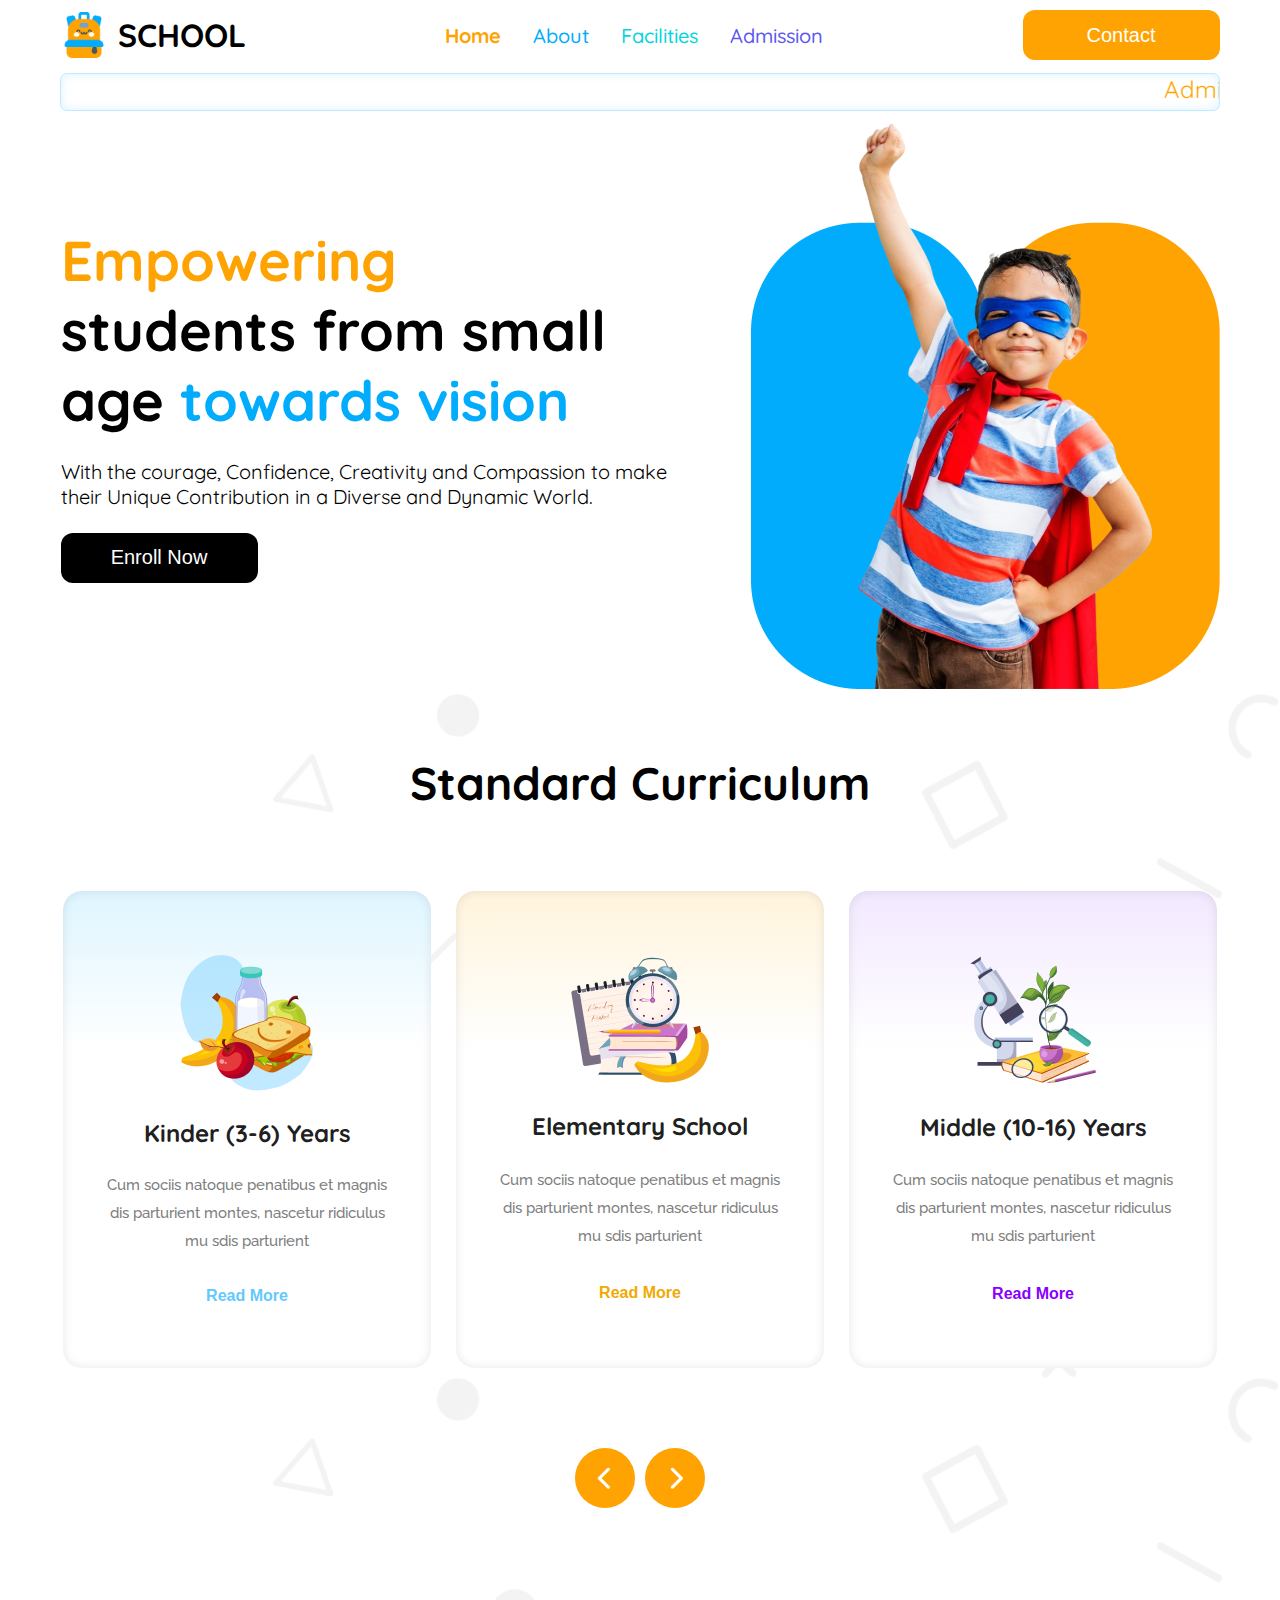
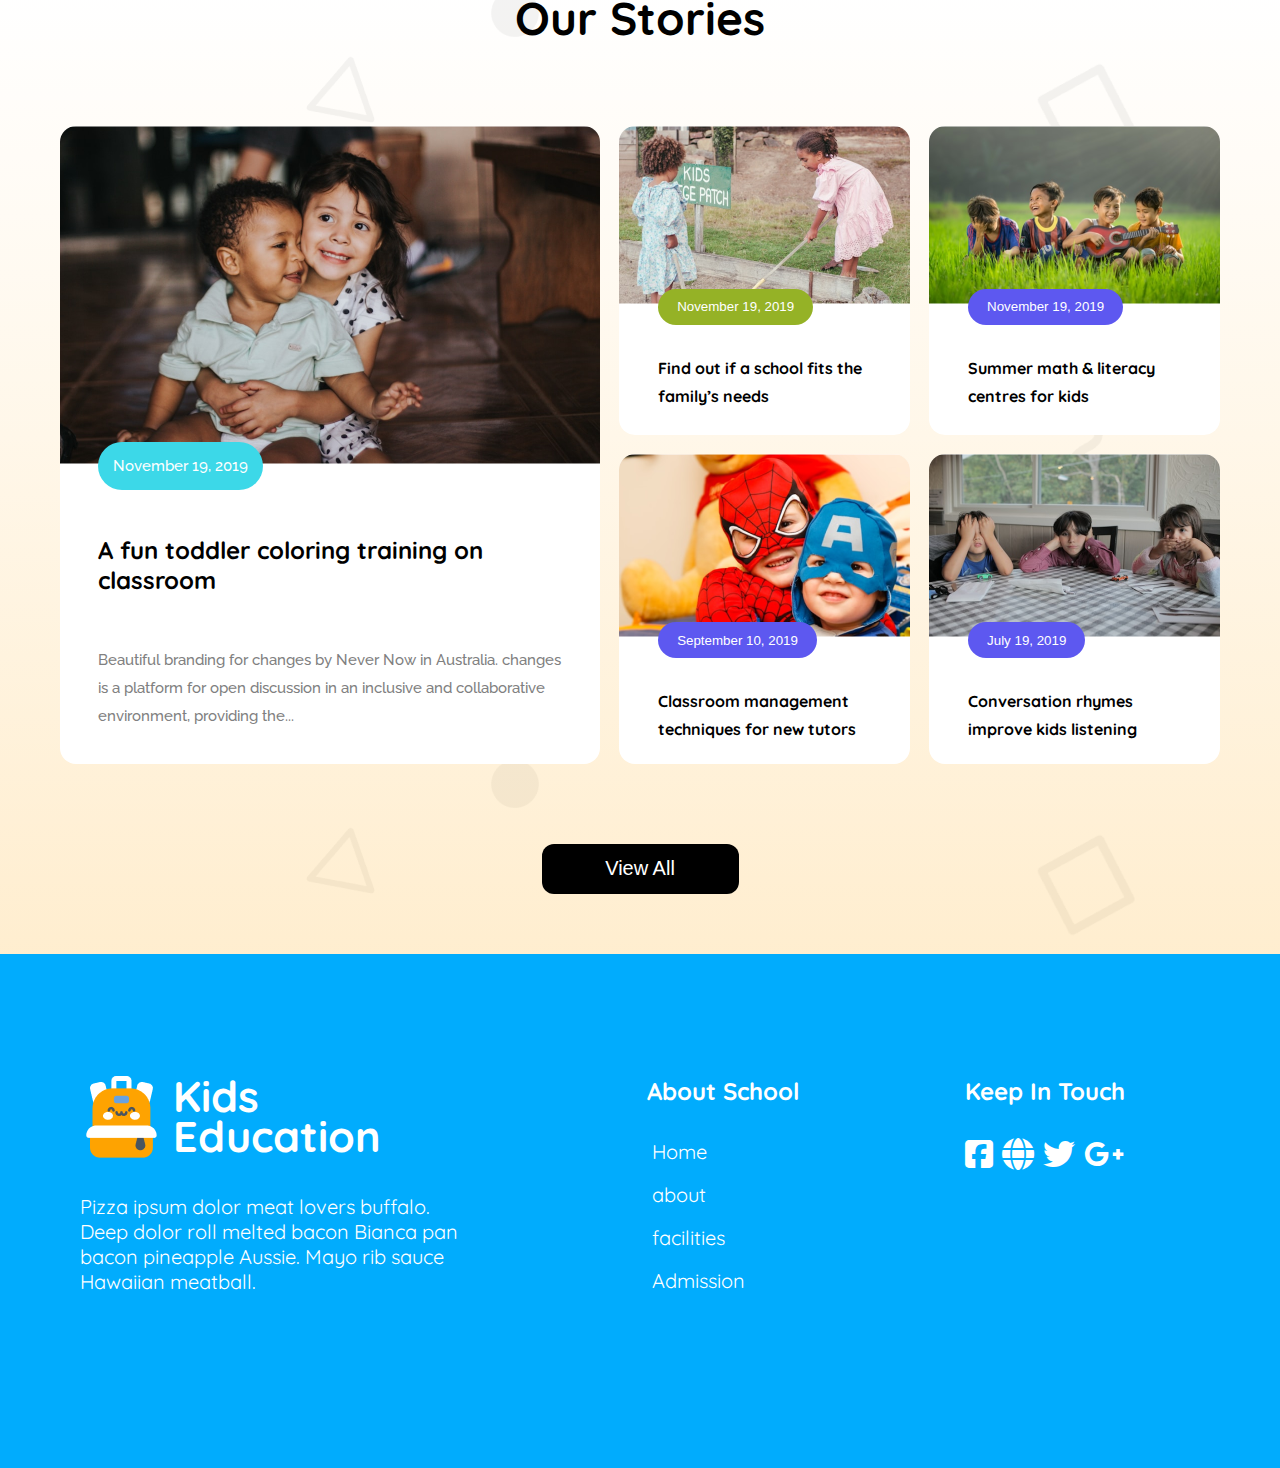
<file: index.html>
<!DOCTYPE html>
<html lang="en">
<head>
    <meta charset="UTF-8">
    <meta name="viewport" content="width=device-width, initial-scale=1.0">
    <title>Kids-Education</title>
    <!-- font awesome cmd link   -->
    <link rel="stylesheet" href="https://cdnjs.cloudflare.com/ajax/libs/font-awesome/6.7.2/css/all.min.css" integrity="sha512-Evv84Mr4kqVGRNSgIGL/F/aIDqQb7xQ2vcrdIwxfjThSH8CSR7PBEakCr51Ck+w+/U6swU2Im1vVX0SVk9ABhg==" crossorigin="anonymous" referrerpolicy="no-referrer" />
    <link rel="stylesheet" href="styles/style.css">
</head>
<body>
    <header>
    <!-- Navigation Bar -->
        <nav class="navbar display-flex">
            <div class="nav-title-box display-flex">
                <img src="assets/logo.png" alt="">
                <h3 class="nav-title">SCHOOL</h3>
            </div>
            <div class="nav-list">
                <ul  class="display-flex">
                    <li >
                        <a id="home" href="https://www.google.co.uk/">Home</a>
                    </li>
                    <li >
                        <a id="about" href="https://www.google.co.uk/">About</a>
                    </li>
                    <li >
                        <a id="facilities" href="https://www.google.co.uk/">Facilities</a>
                    </li>
                    <li >
                        <a id="admission" href="https://www.google.co.uk/">Admission</a>
                    </li>
                </ul>
            </div>
            <button id="navbar-btn" class="btn-primary">
                <a href="">Contact</a>
            </button>
    <!-- marquee in navbar -->
        <section class="marquee-nav display-none">
            <marquee class="marquee-section"
             behavior="scroll" direction="left" scrollamount="6">Admission is ongoing. Admission will end on 15th January.
        </marquee>
        </section>
            <i id="navbar-icon" class="fa-solid fa-bars"></i>
        </nav>
    <!-- Marquee Section -->
        <section class="marquee">
            <marquee class="marquee-section"
             behavior="scroll" direction="left">Admission is ongoing. Admission will end on 15th January.
        </marquee>
        </section>
    <!-- Banner Section -->
        <section class="banner display-flex">
            <div class="banner-content">
                <h1 class="banner-title">
                    <span id="banner-title-orange">
                        Empowering <br>
                    </span>
                    students from small age
                    <span id="banner-title-skyblue">
                        towards vision
                    </span>
                </h1>
                <p class="banner-footer-description">
                    With the courage, Confidence, Creativity and Compassion to make their Unique Contribution in a Diverse and Dynamic World.
                </p>
                <button class="btn-primary">
                    <a href="">Enroll Now</a>
                </button>
            </div>
            <div class="banner-img">
                <img src="assets/hero-kids.png" alt="">
            </div>
        </section>
    </header>
    <main>
    <!-- Standard curriculum -->
        <section class="standard-curriculum">
            <div class="main-container display-flex">
                <h2 class="section-title">
                    Standard Curriculum
                </h2>
                <div class="card-container display-flex">
                    <card id="card-1" class="card">
                        <div class="card-img-box">
                            <img src="assets/kinder.png" alt="">
                        </div>
                        <h4 class="card-title">
                            Kinder (3-6) Years
                        </h4>
                        <p class="section-description">
                            Cum sociis natoque penatibus et magnis
                            dis parturient montes, nascetur ridiculus
                            mu sdis parturient
                        </p>
                        <button class="card-btn">
                            <a id="card-btn-1" href="">Read More</a>
                        </button>
                    </card>
                    <card id="card-2" class="card">
                        <div class="card-img-box">
                            <img src="assets/elementary.png" alt="">
                        </div>
                        <h4 class="card-title">
                            Elementary School
                        </h4>
                        <p class="section-description">
                            Cum sociis natoque penatibus et magnis
                            dis parturient montes, nascetur ridiculus
                            mu sdis parturient
                        </p>
                        <button class="card-btn">
                            <a id="card-btn-2" href="">Read More</a>
                        </button>
                    </card>
                    <card id="card-3" class="card">
                        <div class="card-img-box">
                            <img src="assets/middle.png" alt="">
                        </div>
                        <h4 class="card-title">
                            Middle (10-16) Years
                        </h4>
                        <p class="section-description">
                            Cum sociis natoque penatibus et magnis
                            dis parturient montes, nascetur ridiculus
                            mu sdis parturient
                        </p>
                        <button class="card-btn">
                           <a id="card-btn-3" href=""> Read More</a>
                        </button>
                    </card>
                </div>
                <div class="standard-curriculum-bottom-btn display-flex">
                    <div>
                        <a href=""><i class="fa-solid fa-chevron-left"></i></a>
                    </div>
                    <div>
                        <a href=""><i class="fa-solid fa-chevron-right"></i></a>
                    </div>
                    
                </div>
            </div>
        </section>
    <!-- Our Stories -->
        <section class="our-stories">
            <h2 class="section-title">Our Stories</h2>
            <div class="stories-cards-container display-flex">
                <div class="large-box">
                    <div class="image-box">
                        <img src="assets/story-1.png" alt="">
                    </div>
                    <div class="larfe-content-box">
                        <button class="btn-stories-large">
                            <a href="">November 19, 2019</a>
                        </button>
                        <h5 class="large-card-title">
                            A fun toddler coloring training on
                            classroom
                        </h5>
                        <p class="section-description">
                            Beautiful branding for changes by Never Now in Australia.
                            changes is a platform for open discussion in an inclusive and
                            collaborative environment, providing the...
                        </p>    
                    </div>
                </div>
                <div class="small-box">
                    <div class="stories-card">
                        <div class="img-box-small">
                            <img src="assets/story-2.png" alt="">
                        </div>
                        <div class="content-box-small">
                            <button  class="btn-stories-small stories-btn-bg-green">
                                <a href="">November 19, 2019</a>
                            </button>
                            <h6 class="stories-card-title">
                                Find out if a school fits the family’s needs
                            </h6>
                        </div>
                    </div>
                    <div class="stories-card">
                        <div class="img-box-small">
                            <img src="assets/story-3.png" alt="">
                        </div>
                        <div class="content-box-small">
                            <button class="btn-stories-small stories-btn-bg-blue">
                                <a href="">November 19, 2019</a>
                            </button>
                            <h6 class="stories-card-title">
                                Summer math & literacy        centres for kids
                            </h6>
                        </div>
                    </div>
                    <div class="stories-card">
                        <div class="img-box-small">
                            <img src="assets/story-4.png" alt="">
                        </div>
                        <div class="content-box-small">
                            <button class="btn-stories-small stories-btn-bg-blue">
                                <a href="">September 10, 2019</a>
                            </button>
                            <h6 class="stories-card-title">
                                Classroom management techniques for new tutors
                            </h6>
                        </div>
                    </div>
                    <div class="stories-card">
                        <div class="img-box-small">
                            <img src="assets/story-5.png" alt="">
                        </div>
                        <div class="content-box-small">
                            <button class="btn-stories-small stories-btn-bg-blue">
                                <a href="">July 19, 2019</a>
                            </button>
                            <h6 class="stories-card-title">
                                Conversation rhymes improve kids listening
                            </h6>
                        </div>
                    </div>
                    <div id="display-none-card" class="stories-card display-none">
                        <div class="img-box-small">
                            <img src="assets/story-2.png" alt="">
                        </div>
                        <div class="content-box-small ">
                            <button class="btn-stories-small stories-btn-bg-green">
                                <a href="">November 19, 2019</a>
                            </button>
                            <h6 class="stories-card-title">
                                Find out if a school fits the family’s needs
                            </h6>
                        </div>
                    </div>
                    <div id="display-none-card" class="stories-card display-none">
                        <div class="img-box-small">
                            <img src="assets/story-3.png" alt="">
                        </div>
                        <div class="content-box-small">
                            <button class="btn-stories-small stories-btn-bg-green">
                                <a href="">November 19, 2019</a>
                            </button>
                            <h6 class="stories-card-title">
                                Summer math & literacy        centres for kids
                            </h6>
                        </div>
                    </div>
                </div>
            </div> 
            <div class="btn-box">
                <button class="btn-primary">
                    <a href="">View All</a>
                </button> 
            </div>          
        </section>
    </main>
    <!-- Footer section -->
     <footer>
        <div class="footer-content-box display-flex">
            <div class="title-box">
                <div class="display-flex">
                    <img src="assets/logo-2.png" alt="">
                    <h2 class="footer-title">Kids <br> Education</h2>
                </div>
                <p class="footer-description">
                    Pizza ipsum dolor meat lovers buffalo. Deep dolor roll melted bacon Bianca pan bacon pineapple Aussie. Mayo rib sauce Hawaiian meatball.
                </p>
            </div>
            <div class="about-box">
                <h2 class="footer-subtitle">
                    About School
                </h2>
                <ul class="display-flex">
                    <li><a href="">Home</a></li>
                    <li><a href="">about</a></li>
                    <li><a href="">facilities</a></li>
                    <li><a href="">Admission</a></li>
                </ul>
            </div>
            <div class="social-icon-box">
                <h2 class="footer-subtitle">
                    Keep In Touch
                </h2>
                <div class="social-icons">
                    <a href=""><i class="fa-brands fa-square-facebook"></i></a>
                    <a href=""><i class="fa-solid fa-globe"></i></a>
                    <a href=""><i class="fa-brands fa-twitter"></i></a>
                    <a href=""><i class="fa-brands fa-google-plus-g"></i></a>
                </div>
            </div>
        </div>
     </footer>    
</body>
</html>
</file>
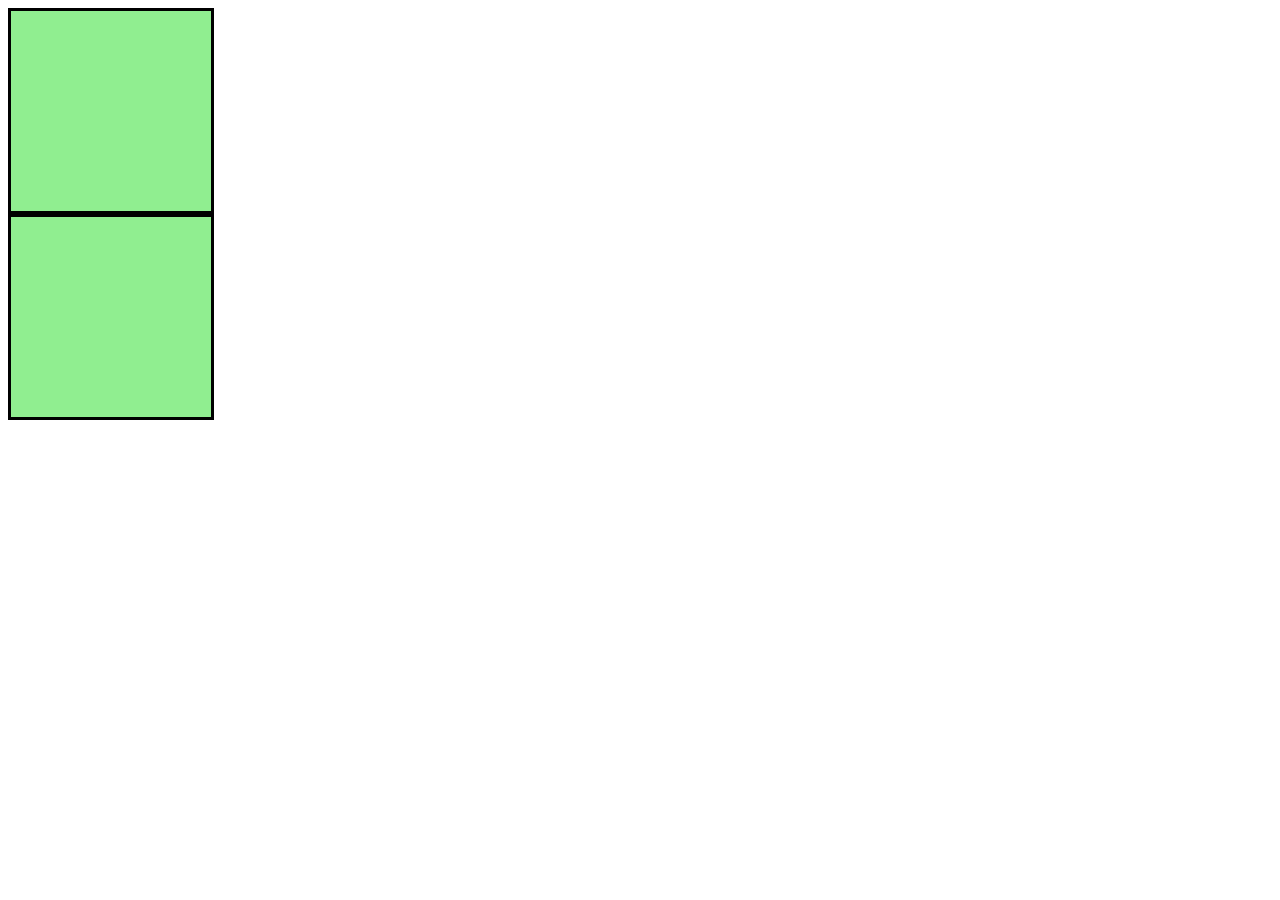
<file: practice.html>
<!DOCTYPE html>
<html lang="en">
<head>
  <meta charset="UTF-8">
  <meta name="viewport" content="width=device-width, initial-scale=1.0">
  <title>Box Shadow Example</title>
  <style>
    .text{
      color: red;
      border: solid;
      font-size: 2rem;
      background-color: orange;
      behavior: altarnate ;
    }
    .child{
      height: 200px;
      width: 200px;
      border: solid;
      background-color: lightgreen;
    }
    .child:hover {
      transform: scale(1.02);
    }
  </style>
</head>
<body>
  <div>
    <!-- <marquee class="text" behavior="scroll" direction="left" >
      ksdfjalksfj dskfjas
    </marquee> -->


    <nav class="child">

    </nav>
    <nav class="child ddd">

    </nav>


  </div>
</body>
</html>
</file>
<file: styles/style.css>
@import url('https://fonts.googleapis.com/css2?family=Quicksand:wght@300..700&family=Raleway:ital,wght@0,100..900;1,100..900&display=swap');


/* font-family: "Quicksand", serif; */
/* font-family: "Raleway", serif; */



*{
    margin: 0;
    padding: 0;
    box-sizing: border-box;
}

body{
    
    font-family: "Quicksand", serif;
}
/* html{
    font-size: 16px;
} */

/* Root Styles */
:root{
    --primary-color-orange:#FEA301;
    --primary-color-skyblue: #01ACFD;
}




/* Shared Styles */
.display-flex{
    display: flex;
}
.display-none{
    display: none;
}
.btn-primary{
  width: 197px;  
  height: 50px;
  border-radius: 12px;
  border: none;
  color: #ffffff;
  font-weight: 500;
  font-size: 1.25rem;
  background-color: black;
}
.section-description{
    font-size: .93rem;
    color: #808080;
    font-weight: 500;
    font-family: "Raleway", serif;
    line-height: 28px;
}
.banner-footer-description{
    color: black;
    font-size: 1.25rem;
}
.section-title{
    font-size: 2.87rem;
    color: #000000;
    font-weight: bold;
}
a{
    text-decoration: none;
    color: #ffffff;
}

/* Hover Effect related Styles */
button:hover {
    transform: scale(1.03);
}
a:hover{
    font-weight:bolder;
}



/* Navbar related Styles */

.navbar{
    height: 70px;
    justify-content: space-between;
    align-items: center;
    max-width: 1159px;
    margin: 0 auto;
    background-color: #ffffff;
    z-index: 5;
    /* border: solid saddlebrown 1px; */
}
.nav-title-box{
    align-items: center;
    /* border: solid saddlebrown 1px; */
}
.nav-title-box img{
    width: 46px;
}
.nav-title{
    font-weight: bold;
    font-size: 2rem;
    color: black;
    margin-left: 11px;
}
.nav-list>ul {
    /* max-width: 387px; */
    list-style: none;
    gap: 32px;
    /* border: solid saddlebrown 1px; */
}
.nav-list ul li a{
    text-decoration: none;
}

#home{
    font-size: 1.25rem;
    font-weight: bold;
    color: var(--primary-color-orange);
}
#about{
    font-size: 1.25rem;
    font-weight: 500;
    color: var(--primary-color-skyblue) ;
}
#facilities{
    font-size: 1.25rem;
    font-weight:500;
    color:#05D4DF ;
}
#admission{
    font-size: 1.25rem;
    font-weight:500;
    color:#5D58EF;
}
#navbar-btn{
 background-color: var(--primary-color-orange);
}
#navbar-icon{
    font-size: 2.5rem;
    display: none;
}

/* Marquee Section */
.marquee{
    color:#FEA301;
    max-width: 1160px;
    border: solid 1px #01ACFD40;
    margin: 3px auto;
    font-size: 1.5rem;
    border-radius: 7px;
    box-shadow: inset 0 0 9px 1px #01ACFD20 ;
}
.marquee-nav{
    color: var(--primary-color-skyblue);
    max-width: 1160px;
    /* border: solid 1px var(--primary-color-orange); */
    margin: 3px auto;
    font-size: 1.5rem;
    border-radius: 6px;
    margin-right: 7px;
    
}
/* Banner Related styles */

.banner{
    max-width:1159px;
    margin: 0 auto ;
    justify-content: space-between;
    align-items: center;
}
.banner-content{
    max-width: 640px;
    display: flex;
    flex-direction: column;
    gap: 24px;
}

.banner-title{
    font-size: 3.5rem ;
    font-weight: bold;
    color: black;
}

#banner-title-orange{
    color: var(--primary-color-orange);
}
#banner-title-skyblue{
    color: var(--primary-color-skyblue);
}

.banner-img{
    max-width: 469px;
}
.banner-img img{
    width: 100%;
}
.standard-curriculum{
    border: solid white 1px;

}
/* Standard curriculum Style */
.standard-curriculum{
    background: url(../assets/bg.png);
    background-size: contain;
}
.main-container{
    flex-direction: column;
    /* justify-content: space-between; */
    align-items: center;
    max-width: 1159px;
    margin: 60px auto 80px auto ;
    
    /* border: solid saddlebrown 1px; */
}
.card-container{
    width: 100%;
    gap: 20px;
    /* justify-content: space-evenly; */
    /* border: solid saddlebrown 1px; */
}
.card{
    display: flex;
    flex-direction: column;
    height: 477px;
    max-width: 368px;
    margin: 80px auto;
    align-items: center;
    border-radius: 19px;
    /* gap: 10px; */
    padding: 41px;
    /* border: solid saddlebrown 1px; */
    justify-content: space-evenly;
    box-shadow: inset 0 0 10px 1px #00000015;
    /* box-shadow:; */
}
.card-img-box{
    /* border: solid saddlebrown 1px; */
}
.card-title{
    font-size: 1.5rem;
    font-weight: bold;
    color: #202020;
}
.card p{
    text-align: center;
}

#card-1{
    /* border: solid 05px #DEF5FF60 ; */
    background: linear-gradient( #DEF5FF, white , white, white );
}
#card-2{
    background: linear-gradient( #FFF4DC, white , white, white );

}
#card-3{
    background: linear-gradient( #F2E8FF, white , white, white );

}

.card-btn{
    margin-top: 10px;
    border: none;
    font-weight: bold;
    font-size: 1rem;
    background: none;
}
#card-btn-1{
    color: #64C8FF;
}
#card-btn-2{
    color: #F0AA00;
}
#card-btn-3{
    color:#8700FF ;
}

.standard-curriculum-bottom-btn{
    gap:10px ;
}

.standard-curriculum-bottom-btn div{
    display: flex;
    /* text-align: center; */
    justify-content: center;
    color: white;
    font-weight: bold;
    align-items: center;
    font-size: 1.5rem;
    border-radius: 50%;
    height: 60px;
    width: 60px;
    background-color: var(--primary-color-orange);
}

/* Our Stories related styles */
.our-stories{
    background: linear-gradient( #ffffff00,#FEA30130), url(../assets/bg.png );
    /* text-align: center; */
    /* border: solid 01px #010507 ; */
}
.our-stories>.section-title{
    text-align: center;
}
.stories-cards-container{
    max-width: 1160px;
    margin: 80px auto;
    /* border: solid 1px #09374b ; */
    justify-content: space-between;
}

.large-box{
    width: 46.55%;
    border-radius: 16px;
    background-color: #fff;
    /* border: solid saddlebrown 1px; */
}
.large-card-title{
    font-weight: bold;
    font-size: 1.5rem;
    color: #000000;
    margin: 33px auto 51px auto;
}
.larfe-content-box{
    position: relative;
    padding:34px 38px;
}
.image-box img{
    border-top-left-radius: 16px;
    border-top-right-radius: 16px;
    width: 100%;
}
.btn-stories-large{
    position: absolute;
    top: -26px;
    border: none;
    padding: 15px;
    font-size: .94rem;
    font-weight: 500;
    border-radius: 48px;
    color: white;
    background-color: #3CD8E8;
    font-family: "Raleway", serif;
}
.small-box{
    display: grid;
    gap: 19px;
    grid-template-columns: repeat(2,1fr);
    width:51.8%;
    /* border: solid saddlebrown 1px; */
}
.img-box-small img{
    border-top-left-radius: 16px;
    border-top-right-radius: 16px;
    width: 100%;
}
.stories-card{
    background-color: #fff;
    border-radius: 16px;
    min-height: 301px;
}
.content-box-small{
    margin-left: 38px;
    padding-right: 38px;
    position: relative;
    border: solid rgba(139, 69, 19, 0) 1px;
}
.stories-card-title{
    font-weight: bold;
    font-size: 1rem;
    color:#000000;
    line-height:28px ;
    margin-top:45px ;
}
.btn-stories-small{
    border: none;
    padding: 10.5px 19px;
    border-radius:48px ;
    position: absolute;
    color: white;
    top: -20px;
    left: 0px;

}
.stories-btn-bg-green{
    background-color: #95B226;
}
.stories-btn-bg-blue{
    background-color: #5D58F0;
}

.our-stories>.btn-box{
    text-align: center;
    padding-bottom: 60px ;
    /* border: solid 01px #010507 ; */
    
}
/* Footer Related styles */

footer{
    background-color: var(--primary-color-skyblue);
}
.footer-content-box{
    justify-content: space-between;
    max-width: 1160px;
    padding: 90px 91px 174px 20px ;
    margin: 0 auto;
    color: white;
}

.title-box{
    margin-top: 32px;
    max-width: 400px;
    /* border: solid 01px #010507 */
}
.footer-title{
    font-size: 2.687rem;
    font-weight: bold;
    line-height: 40px;
    margin-left:10px ;
}
.footer-description{
    margin-top:36px ;
    font-size: 1.25rem;
    line-height: 25px;
}
.about-box{
    margin-top: 32px;
}
.about-box ul{
    height: 72% ;
    margin-top: 32px;
    justify-content: space-between;
    flex-direction: column;
    /* border: solid 01px #010507 */
}
.about-box ul li{
    list-style: none;
}
.about-box ul li a{
    text-decoration: none;
    color: white;
    font-size:1.25rem ;
    line-height: 28px;
    padding-left: 5px;
}

.footer-subtitle{
    font-size: 1.5rem ;
    font-weight: bold;
}
.social-icon-box{
    margin-top: 32px;
    /* border: solid 01px #010507 */
}
.social-icons a i{
    /* text-decoration: none; */
    /* color: red; */
    color: white;
    margin-right: 5px;
    /* border: solid 01px #010507; */
    font-size: 2rem;
    margin-top:32px ;
}








@media screen and (max-width: 576px) {
    html{
        font-size: 12px;
    }
    .navbar{
        position:fixed;
        top: 0;
        padding:18px ;
        border: solid .5px var(--primary-color-orange);
        
    }
    .banner{
        margin-top:70px ;
    }
    /* display None */
    .standard-curriculum-bottom-btn,
    .nav-title, 
    .nav-list, 
    #navbar-btn,
    .large-box,
    .marquee{
        display: none;
    }
    /* Flex Direction Column */
    .card-container,
    .footer-content-box{
        flex-direction: column;
    }

    /* Flex Direction column-reverse */
    .banner{
        flex-direction: column-reverse;
    }
    /* text align center */
    .banner-content{
        text-align: center;
        align-items: center;
    }
    /* display Block */
    .marquee-nav,
    #navbar-icon,
    #display-none-card{
        display: block;
    }
    .card{
        height: auto;
        width: auto;
        margin: 0 auto;
    }
    .stories-cards-container{
        justify-content: center;
        margin: 20px auto;
    }
    .small-box{
        width: 95%;
        
    }
    .content-box-small{
        margin-left:  18px;
        padding-right: 5px;
    }

    
}
</file>
